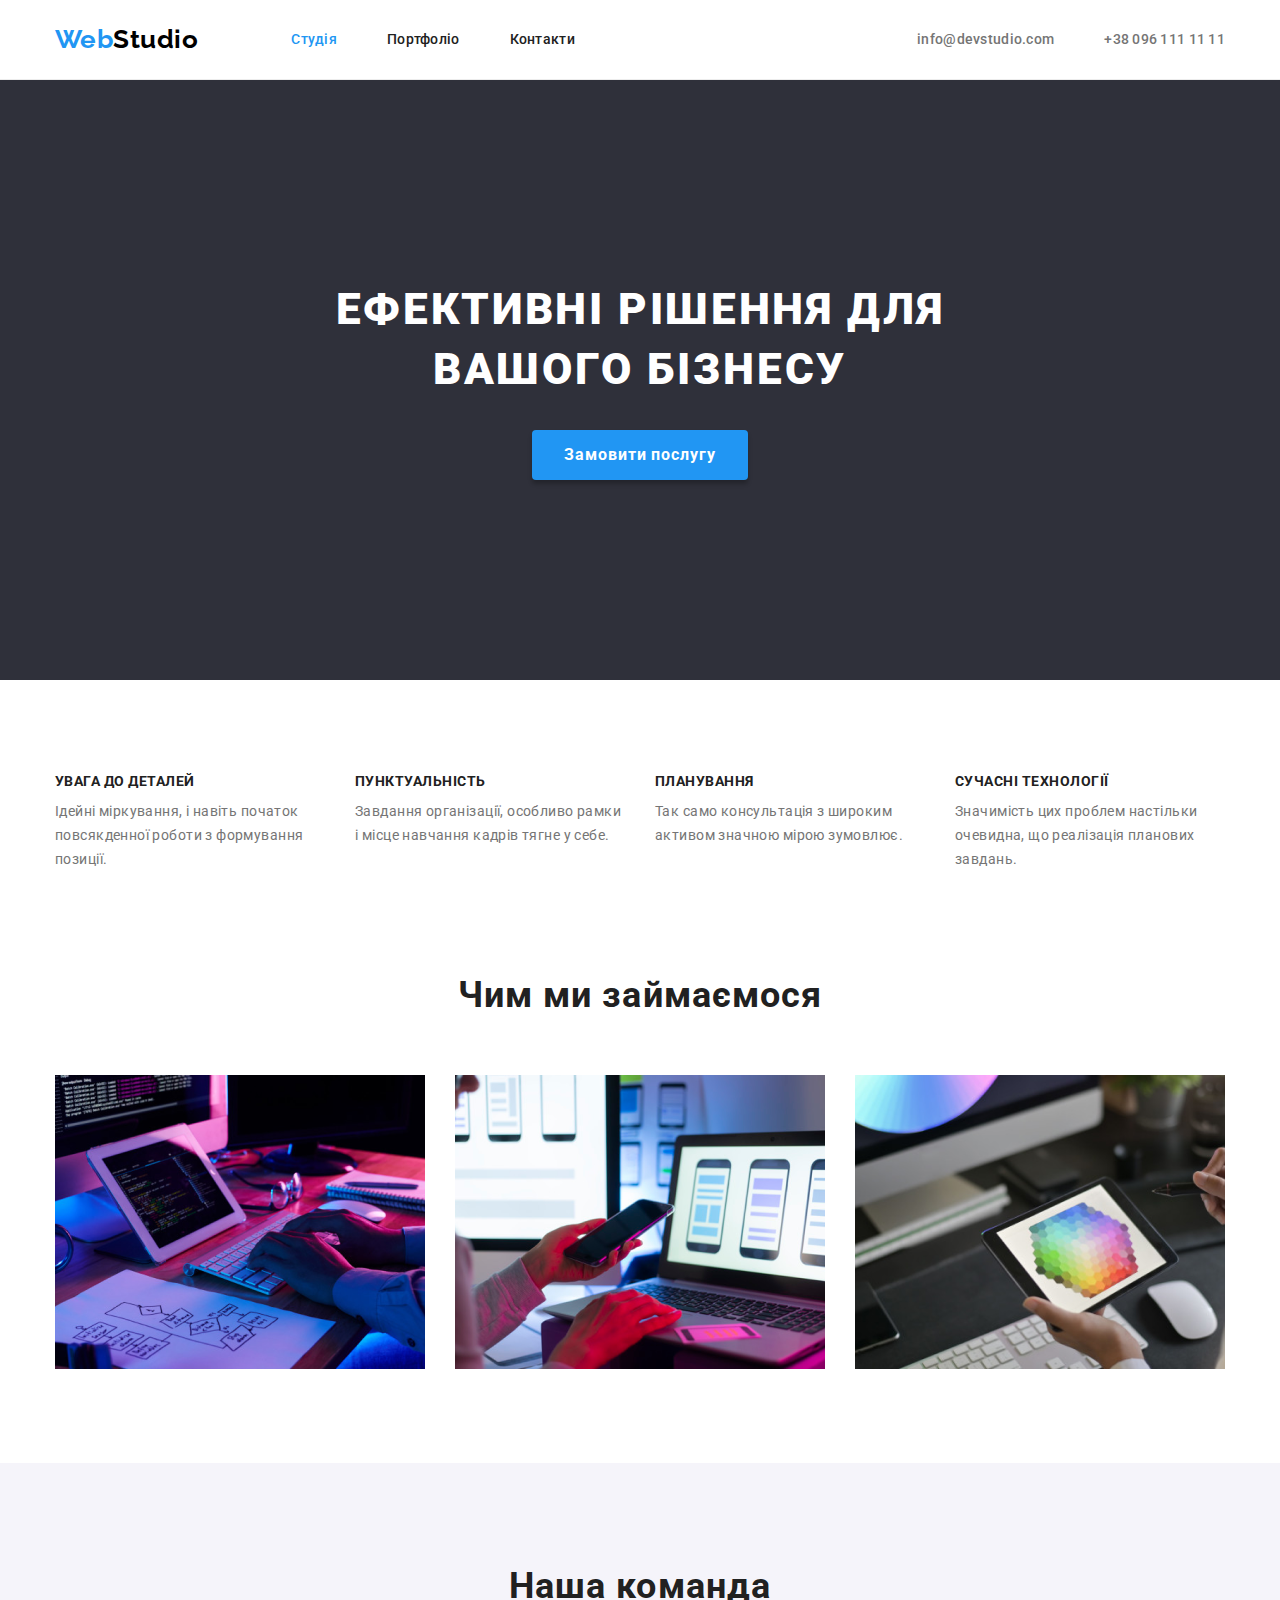
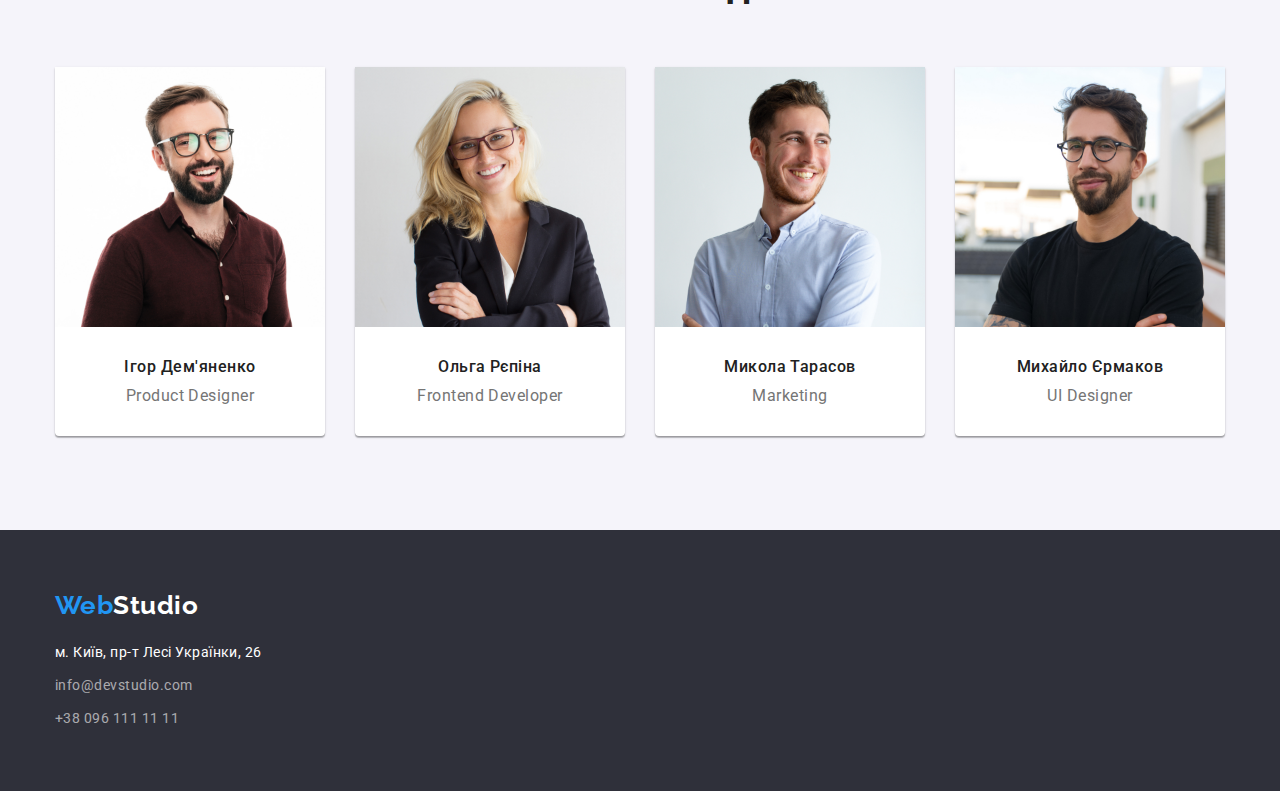
<file: index.html>
<!DOCTYPE html>
<html lang="uk">
<head>
    <meta charset="UTF-8">
    <meta http-equiv="X-UA-Compatible" content="IE=edge">
    <meta name="viewport" content="width=device-width, initial-scale=1.0">
    <title>Studio</title>
    <link href="https://fonts.googleapis.com/css2?family=Raleway:wght@700&family=Roboto:wght@400;500;700;900&display=swap"
            rel="stylesheet">
    <link rel="stylesheet" href="https://cdnjs.cloudflare.com/ajax/libs/modern-normalize/1.1.0/modern-normalize.min.css">
    <link rel="stylesheet" href="./css/styles.css">
</head>
<body>
    
    <!-- Шапка -->
    <header class="header">
        <div class="container main-helmet">
            <nav class="helmet">
                <a href="./index.html">
                    <span class="logo-one">Web</span><span class="logo-head-two">Studio</span>
                </a>
                <ul class="header-nav">
                    <li class="head-item"><a class="head-link active-link" href="./index.html">Студія</a></li>
                    <li class="head-item"><a class="head-link" href="./portfolio.html">Портфоліо</a></li>
                    <li class="head-item"><a class="head-link" href="">Контакти</a></li>
                </ul>
            </nav>
            <div class="header-contacts">
                <a class="contact-link" href="mailto:info@devstudio.com">info@devstudio.com</a>
                <a class="contact-link" href="tel:+380961111111">+38 096 111 11 11</a>
            </div>   
    </div>
    </header>

    <main> 

    <!--Стартовый экран  -->
        <section class="hero">
            <div class="contaier">
                <h1 class="hero-title">ЕФЕКТИВНІ РІШЕННЯ ДЛЯ<br>ВАШОГО БІЗНЕСУ</h1>
                <button class="hero-button" type="button">Замовити послугу</button>
            </div>       
        </section>

    <!--  Перечень преимуществ-->
        <section class="section">
            <div class="container">
                <h2 class="hidden">Перелік</h2>
                <ul class="edge-list">
                    <li class="edge-item">
                        <h3 class="edge-title">УВАГА ДО ДЕТАЛЕЙ</h3>
                        <p class="edge-text">Ідейні міркування, і навіть початок повсякденної роботи з формування позиції.</p>
                    </li>
                    <li class="edge-item">
                        <h3 class="edge-title">ПУНКТУАЛЬНІСТЬ</h3>
                        <p class="edge-text">Завдання організації, особливо рамки і місце навчання кадрів тягне у себе.</p>
                    </li>
                    <li class="edge-item">
                        <h3 class="edge-title">ПЛАНУВАННЯ</h3>
                        <p class="edge-text">Так само консультація з широким активом значною мірою зумовлює.</p>
                    </li>
                    <li class="edge-item">
                        <h3 class="edge-title">СУЧАСНІ ТЕХНОЛОГІЇ</h3>
                        <p class="edge-text">Значимість цих проблем настільки очевидна, що реалізація планових завдань.</p>
                    </li>
                </ul>
            </div>
        </section>

    <!-- Чем мы занимаемся -->
        <section class="section bussines">
            <div class="container">
                <h2 class="bussines-title">Чим ми займаємося</h2>
                <ul class="bussines-list">
                    <li>
                            <img src="./images/box_1.png" 
                            alt="людина за роботою" 
                            width="370">
                    </li>
                    <li>
                            <img src="./images/box_2.png" 
                            alt="людина, ноутбук та смартфон"
                            width="370">
                    </li>
                    <li>
                            <img src="./images/box_3.png" 
                            alt="людина та планшет з палітрою" 
                            width="370">
                    </li>
                </ul>
            </div>
        </section>

    <!-- Наша команда -->
        <section class="section our-team">
            <div class="container">
                <h2 class="our-team-title">Наша команда</h2>
                <ul class="our-team-list">
                    <li class="our-team-item">
                        <img src="./images/01_igor.jpg" alt="Ігор Дем'яненко" width="270">
                        <div class="team-wadding">
                            <h3 class="team-title">Ігор Дем'яненко</h3>
                            <p class="our-team-text" lang="en">Product Designer</p>
                        </div>
                    </li>
                    <li class="our-team-item">
                        <img src="./images/02_olga.jpg" alt="Ольга Рєпіна" width="270">
                        <div class="team-wadding">
                            <h3 class="team-title">Ольга Рєпіна</h3>
                            <p class="our-team-text" lang="en">Frontend Developer</p>
                        </div>
                    </li>
                    <li class="our-team-item">
                        <img src="./images/03_mykola.jpg" alt="Микола Тарасов" width="270">
                        <div class="team-wadding">
                            <h3 class="team-title">Микола Тарасов</h3>
                            <p class="our-team-text" lang="en">Marketing</p>
                        </div>
                    </li>
                    <li class="our-team-item">
                        <img src="./images/04_myhailo.jpg" alt="Михайло Єрмаков" width="270">
                        <div class="team-wadding">
                            <h3 class="team-title">Михайло Єрмаков</h3>
                            <p class="our-team-text" lang="en">UI Designer</p>
                        </div>
                    </li>
                </ul>
            </div>
        </section>
    </main>

    <!-- Подвал -->
    <footer class="footer">
        <div class="container">
            <a href="./index.html">
                <span class="logo-one">Web</span><span class="logo-footer-two">Studio</span>
            </a>
            <address>
                <a class="footer-adress" href="https://goo.gl/maps/2t63Xu3BBMs6bq1B9" 
                target="_blank" 
                rel="noopener noreferrer">м. Київ, пр-т Лесі Українки, 26</a>
                <a class="footer-contact" href="mailto:info@devstudio.com">info@devstudio.com</a>
                <a class="footer-contact" href="tel:+380961111111">+38 096 111 11 11</a>
            </address>
        </div>
    </footer>
</body>
</html>
</file>
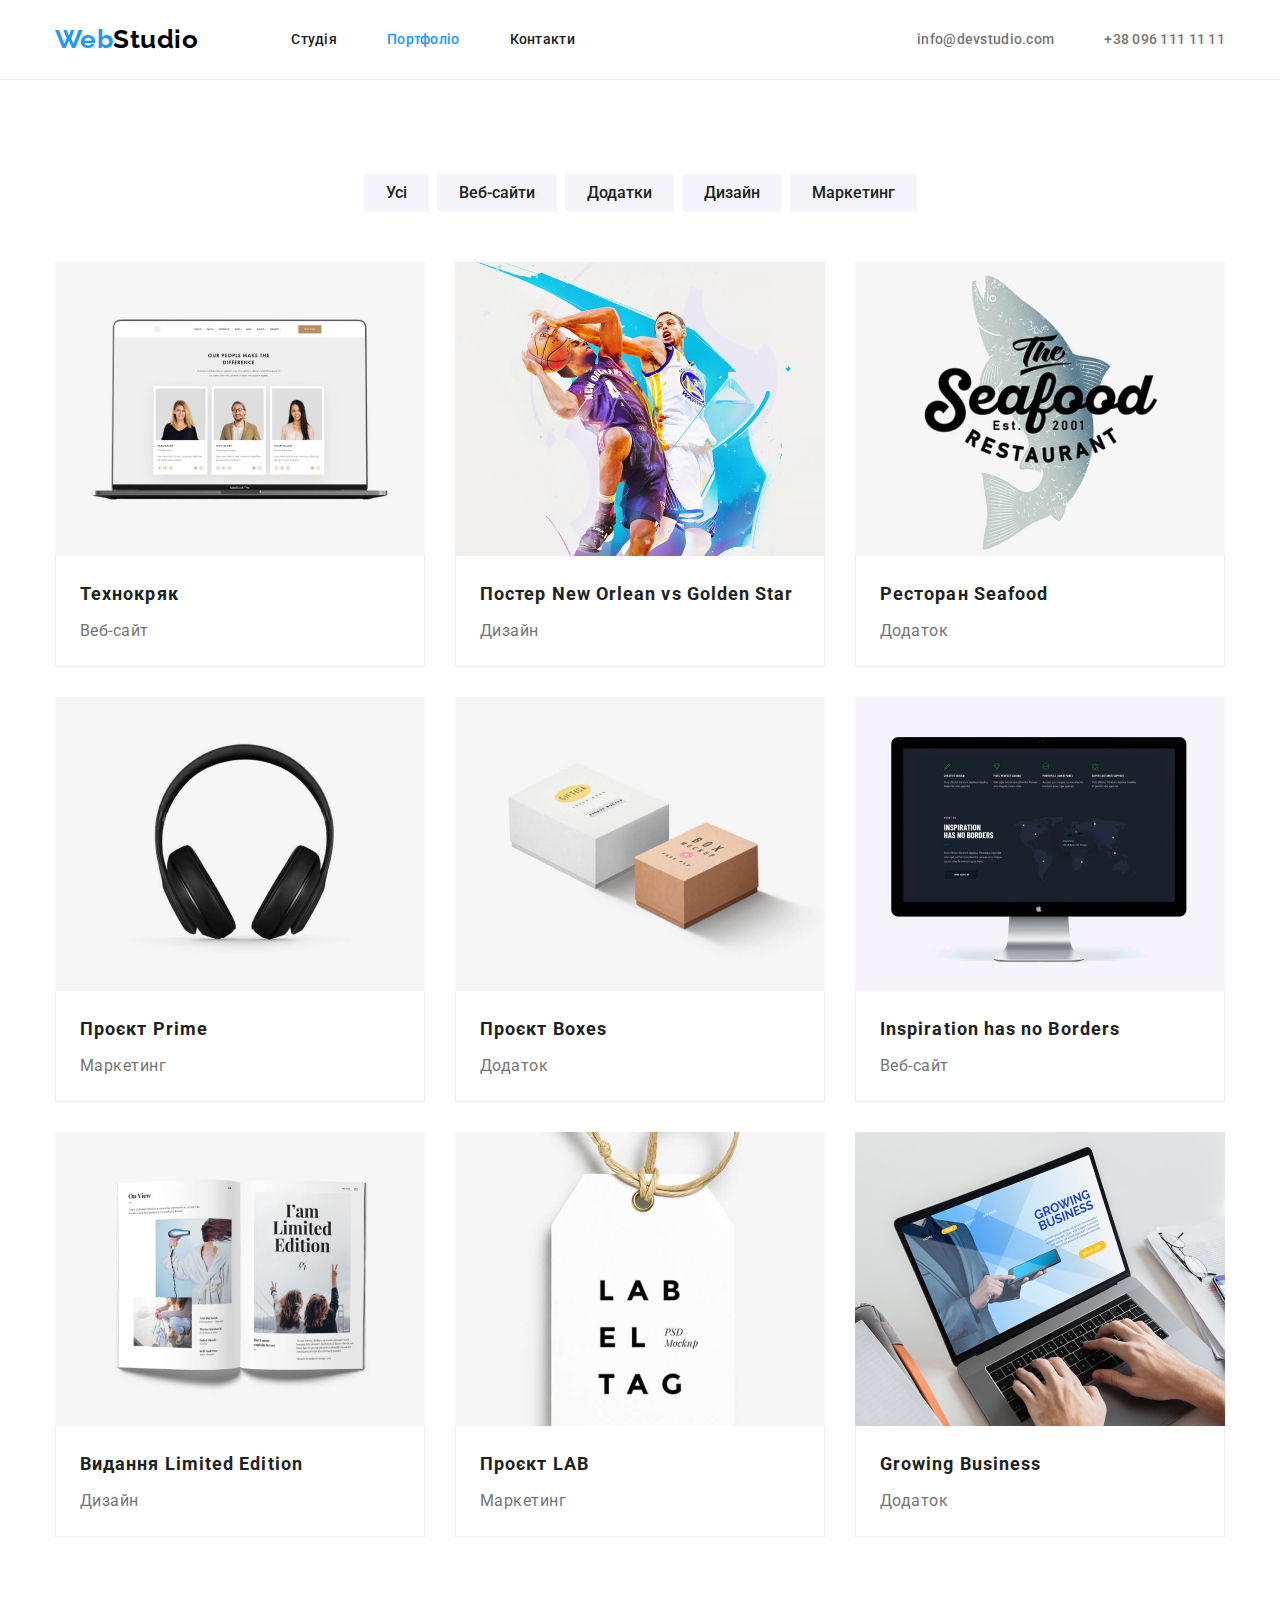
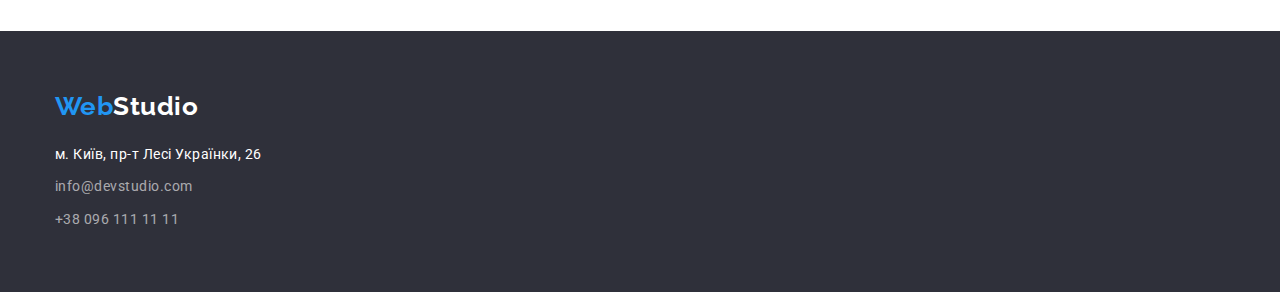
<file: portfolio.html>
<!DOCTYPE html>
<html lang="uk">
<head>
    <meta charset="UTF-8">
    <meta http-equiv="X-UA-Compatible" content="IE=edge">
    <meta name="viewport" content="width=device-width, initial-scale=1.0">
    <title>Portfolio</title>
    <link href="https://fonts.googleapis.com/css2?family=Raleway:wght@700&family=Roboto:wght@400;500;700;900&display=swap"
            rel="stylesheet">
    <link rel="stylesheet" href="https://cdnjs.cloudflare.com/ajax/libs/modern-normalize/1.1.0/modern-normalize.min.css">
    <link rel="stylesheet" href="./css/styles.css">
</head>
<body>
    <!-- Шапка -->
    <header class="header">
        <div class="container main-helmet">
            <nav class="helmet">
                <a href="./index.html">
                    <span class="logo-one">Web</span><span class="logo-head-two">Studio</span>
                </a>
                <ul class="header-nav">
                    <li class="head-item"><a class="head-link" href="./index.html">Студія</a></li>
                    <li class="head-item"><a class="head-link active-link" href="./portfolio.html">Портфоліо</a></li>
                    <li class="head-item"><a class="head-link" href="">Контакти</a></li>
                </ul>
            </nav>
            <div class="header-contacts">
                <a class="contact-link" href="mailto:info@devstudio.com">info@devstudio.com</a>
                <a class="contact-link" href="tel:+380961111111">+38 096 111 11 11</a>
            </div>
        </div>
    </header>

    <main>
        <section class="section">
            <div class="container">
                <h1 class="hidden">Наші роботи</h1>
                <ul class="but-main">
                    <li class="but-list">
                        <button class="port-button" type="button">Усі</button>
                    </li>
                    <li class="but-list">
                        <button class="port-button" type="button">Веб-сайти</button>
                    </li>
                    <li class="but-list">
                        <button class="port-button" type="button">Додатки</button>
                    </li>
                    <li class="but-list">
                        <button class="port-button" type="button">Дизайн</button>
                    </li>
                    <li class="but-list">
                        <button class="port-button" type="button">Маркетинг</button>
                    </li>
                </ul>
                <!-- Список работ -->
                <ul class="work-list">
                    <li class="work-item">
                        <a href="">
                            <img src="./images/techkryak.jpg" alt="екран ноутбука з портретами" width="370">
                            <div class="work-wadding">
                                <h2 class="work-title">Технокряк</h2>
                                <p class="work-text">Веб-сайт</p>
                            </div>
                        </a>
                    </li>
                    <li class="work-item">
                        <a href="">
                            <img src="./images/new-orlean-vs-golden-star.jpg" alt="баскетболісти" width="370">
                            <div class="work-wadding">
                                <h2 class="work-title">Постер New Orlean vs Golden Star</h2>
                                <p class="work-text">Дизайн</p>
                            </div>
                        </a>
                    </li>
                    <li class="work-item">
                        <a href="">
                            <img src="./images/seafood.jpg" alt="логотип ресторану сііфуд" width="370">
                            <div class="work-wadding">
                                <h2 class="work-title">Ресторан Seafood</h2>
                                <p class="work-text">Додаток</p>
                            </div>
                        </a>
                    </li>
                    <li class="work-item">
                        <a href="">
                            <img src="./images/prime.jpg" alt="навушники" width="370">
                            <div class="work-wadding">
                                <h2 class="work-title">Проєкт Prime</h2>
                                <p class="work-text">Маркетинг</p>
                            </div>
                        </a>
                    </li>
                    <li class="work-item">
                        <a href="">
                            <img src="./images/boxes.jpg" alt="дві коробки" width="370">
                            <div class="work-wadding">
                                <h2 class="work-title">Проєкт Boxes</h2>
                                <p class="work-text">Додаток</p>
                            </div>
                        </a>
                    </li>
                    <li class="work-item">
                        <a href="">
                            <img src="./images/no-borders.jpg" alt="монітор з зображенням" width="370">
                            <div class="work-wadding">
                                <h2 class="work-title">Inspiration has no Borders</h2>
                                <p class="work-text">Веб-сайт</p>
                            </div>
                        </a>
                    </li>
                    <li class="work-item">
                        <a href="">
                            <img src="./images/limited-edition.jpg" alt="розгорнута книга" width="370">
                            <div class="work-wadding">
                                <h2 class="work-title">Видання Limited Edition</h2>
                                <p class="work-text">Дизайн</p>
                            </div>
                        </a>
                    </li>
                    <li class="work-item">
                        <a href="">
                            <img src="./images/lab.jpg" alt="біла бірка з буквами" width="370">
                            <div class="work-wadding">
                                <h2 class="work-title">Проєкт LAB</h2>
                                <p class="work-text">Маркетинг</p>
                            </div>
                        </a>
                    </li>
                    <li class="work-item">
                        <a href="">
                            <img src="./images/growing-bussines.jpg" alt="людина за ноутбуком" width="370">
                            <div class="work-wadding">
                                <h2 class="work-title">Growing Business</h2>
                                <p class="work-text">Додаток</p>
                            </div>
                        </a>
                    </li>
                </ul>
            </div>
        </section>
    </main>
    <!-- Подвал -->
    <footer class="footer">
        <div class="container">
            <a href="./index.html">
                <span class="logo-one">Web</span><span class="logo-footer-two">Studio</span>
            </a>
            <address>
                <a class="footer-adress" href="https://goo.gl/maps/2t63Xu3BBMs6bq1B9" target="_blank"
                    rel="noopener noreferrer">м. Київ, пр-т Лесі Українки, 26</a>
                <a class="footer-contact" href="mailto:info@devstudio.com">info@devstudio.com</a>
                <a class="footer-contact" href="tel:+380961111111">+38 096 111 11 11</a>
            </address>
        </div>
    </footer>
</body>
</html>
</file>
<file: css/styles.css>
/*--- CSS переменные ---*/
    :root {
        --pure-white: #ffffff;
        --primary-text-color: #757575;
        --main-text-color: #212121;
        --sec-title: #212121;
        --link-color: #2196F3;
        --bg-color-button: #2196F3;

        --border-radius: 4px;
    }

/*--- Общий стиль ---*/
    body {
        color: var(--primary-text-color);

        background-color: var(--pure-white);

        font-family: Roboto, sans-serif;

        letter-spacing: 0.03em;
        }
    
    h1,h2, h3, h4, h5, h6, p { margin: 0; }

    ul {
        list-style: none;
        padding: 0;
        margin: 0;
    }

    li { list-style: none; }

    a { 
        text-decoration: none;
        cursor: pointer;
    }

    img { display: block; }

/* Разметка */
    .section {
        padding: 94px 0;
    }

    .container {
        width: 1200px;
        padding-left: 15px;
        padding-right: 15px;
        margin: 0 auto;
    }

    .hidden {
        position: absolute;
        width: 1px;
        height: 1px;
        margin: -1px;
        border: 0;
        padding: 0;
        white-space: nowrap;
        clip-path: inset(100%);
        clip: rect(0 0 0 0);
        overflow: hidden;
    }

/*--- Логотип ---*/
    .logo-one {
        color: #2196F3;
    }

    .logo-head-two {
        color: #000000;
    }

    .logo-footer-two {
        color: #FFFFFF;
    }

    .logo-one,
    .logo-head-two,
    .logo-footer-two {
        font-family: Raleway, sans-serif;
        font-weight: 700;
        font-size: 26px;
        line-height: 1.2;
    }

/*--- Навигация ---*/
    .header {
        padding: 24px 0;
        border-bottom: 1px solid #ECECEC;
    }

    .main-helmet, .helmet, .header-nav, .header-contacts {
        display: flex;
        align-items: center;
    }

    .header-nav {
        margin-left: 93px;
    }

    .header-nav .head-item:not(:last-child) {
        margin-right: 50px;
    }

    .header-nav .head-link {
        color: #212121;
    }

    .header-contacts {
        margin-left: auto;
        }

    .header-contacts .contact-link {
        color: #757575;
    }

    .header-contacts .contact-link + .contact-link {
        margin-left: 50px;
    }

    .header-nav .head-link:hover,
    .header-nav .head-link:focus {
        color: var(--link-color);
    }

    .header-contacts .contact-link:hover,
    .header-contacts .contact-link:focus {
        color: var(--link-color);
    }

    .header-nav .head-item,
    .header-contacts .contact-link {
        font-weight: 500;
        font-size: 14px;
        line-height: 1.14;
        letter-spacing: 0.02em;
    }
    .header-nav .active-link {
        color: var(--link-color);
    }

/*--- Главный блок ---*/

/* Герой */
    .hero {
        background-color: #2F303A;
        padding-top: 200px;
        padding-bottom: 200px;
    }

    .hero-title {
        margin-bottom: 30px;

        color: var(--pure-white);
        font-weight: 900;
        font-size: 44px;
        line-height: 1.36;
        text-align: center;
        letter-spacing: 0.06em;
        text-transform: uppercase;
    }

/* Преимущества */
    .container .edge-list {
        display: flex;
        justify-content: space-between;
    }

    .edge-item {
        width: calc((100% - 3*30px) / 4);
        margin-right: 30px;
    }

    .edge-item:last-child {
            margin-right: 0;
    }

    .edge-title {
        margin-bottom: 10px;

        color: var(--main-text-color);
        font-weight: 700;
        font-size: 14px;
        line-height: 1.14;
    }

    .edge-text {
        font-weight: 400;
        font-size: 14px;
        line-height: 1.71;
        letter-spacing: 0.03em;
    }

/* Чем мы занимаемся */
    .bussines {
        padding-top: 0;
    }

    .bussines-title {
        margin-bottom: 50px;

        color: var(--sec-title);
        font-weight: 700;
        font-size: 36px;
        line-height: 1.66;
        text-align: center;
        letter-spacing: 0.03em;
    }

    .bussines-list {
        display: flex;
        justify-content: space-between;
    }

/* Наша команда */  
    .our-team {
        background-color: #F5F4FA;
    }

    .our-team-title {
        margin-bottom: 50px;
        
        color: var(--sec-title);
        font-weight: 700;
        font-size: 36px;
        line-height: 1.66;
        text-align: center;
        letter-spacing: 0.03em;
    }

    .our-team-list {
        display: flex;
        justify-content: space-between;
    }

    .our-team-item {
        background-color: var(--pure-white);
        box-shadow: 0px 1px 3px rgba(0, 0, 0, 0.12),
                    0px 1px 1px rgba(0, 0, 0, 0.14),
                    0px 2px 1px rgba(0, 0, 0, 0.2);
        border-radius: 0px 0px 4px 4px;
    }

    .team-wadding {
        padding: 30px 10px;
    }

    .team-title {
        color: var(--sec-title);

        margin-bottom: 10px;

        font-weight: 500;
        font-size: 16px;
        line-height: 1.2;
        text-align: center;
        letter-spacing: 0.03em;
    }

    .our-team-text {
        font-weight: 400;
        font-size: 16px;
        line-height: 1.2;
        text-align: center;
        letter-spacing: 0.03em;
    }

/*--- Портфолио ---*/
    .work-list {
        display: flex;
        flex-wrap: wrap;
    }

    .work-item {
        width: calc((100% - 2*30px) / 3);
        margin-right: 30px;
        margin-bottom: 30px;
    }

    .work-item:nth-child(3n) {
        margin-right: 0;
    }

    .work-item:nth-last-child(-n + 3) {
        margin-bottom: 0;
    }

    .work-title {
        margin-bottom: 4px;

        color: var(--main-text-color);

        font-weight: 700;
        font-size: 18px;
        line-height: 2;
        letter-spacing: 0.06em;
    }

    .work-wadding {
        padding: 20px 24px;

        border: 1px solid rgba(238, 238, 238, 1);
        border-top: none;
    }

    .work-text {
        color: var(--primary-text-color);
        font-weight: 400;
        font-size: 16px;
        line-height: 1.88;
    }

/* Подвал */
    .footer {
        background-color: #2F303A;
        padding: 60px 0;
    }

    .container address {
        display: flex;
        flex-direction: column;
        margin-top: 20px;
    }
    
    address a + a {
        margin-top: 9px;
    }

    .footer-adress {
        color: #FFFFFF;
    }

    .footer-contact {
        color: rgba(255, 255, 255, 0.6);
    }

    .footer-contact:hover,
    .footer-contact:focus {
        color: var(--link-color);
    }

    .footer-adress,
    .footer-contact {
        font-style: normal;
        font-weight: 400;
        font-size: 14px;
        line-height: 1.71;
    }

/* Button */
    .hero-button {
        color: #FFFFFF;
        background-color: var(--bg-color-button);
        box-shadow: 0 4px 4px 0 rgba(0, 0, 0, 0.25);

        font-weight: 700;
        font-size: 16px;
        line-height: 1.88;
        display: flex;
        align-items: center;
        letter-spacing: 0.06em;

        border: none;
        border-radius: var(--border-radius);
        padding: 10px 32px;
        margin: 0 auto;

        cursor: pointer;
    }

    .but-main {
        display: flex;
        justify-content: center;
        margin-bottom: 50px;
    }

    .but-main .but-list + .but-list {
        margin-left: 8px;
    }

    .port-button {
        color: var(--main-text-color);
        background-color: #F5F4FA;
        border: none;

        font-weight: 500;
        font-size: 16px;
        line-height: 1.62;

        border-radius: var(--border-radius);
        padding: 6px 22px;

        cursor: pointer;
    }

    .port-button:hover,
    .port-button:focus {
        color: #FFFFFF;
        background-color: var(--bg-color-button);
        border-color: var(--bg-color-button);
        box-shadow: 0px 3px 1px rgba(0, 0, 0, 0.1), 
                    0px 1px 2px rgba(0, 0, 0, 0.08), 
                    0px 2px 2px rgba(0, 0, 0, 0.12);;

        font-weight: 500;
        font-size: 16px;
        line-height: 1.62;
        text-align: center;
    }
</file>
